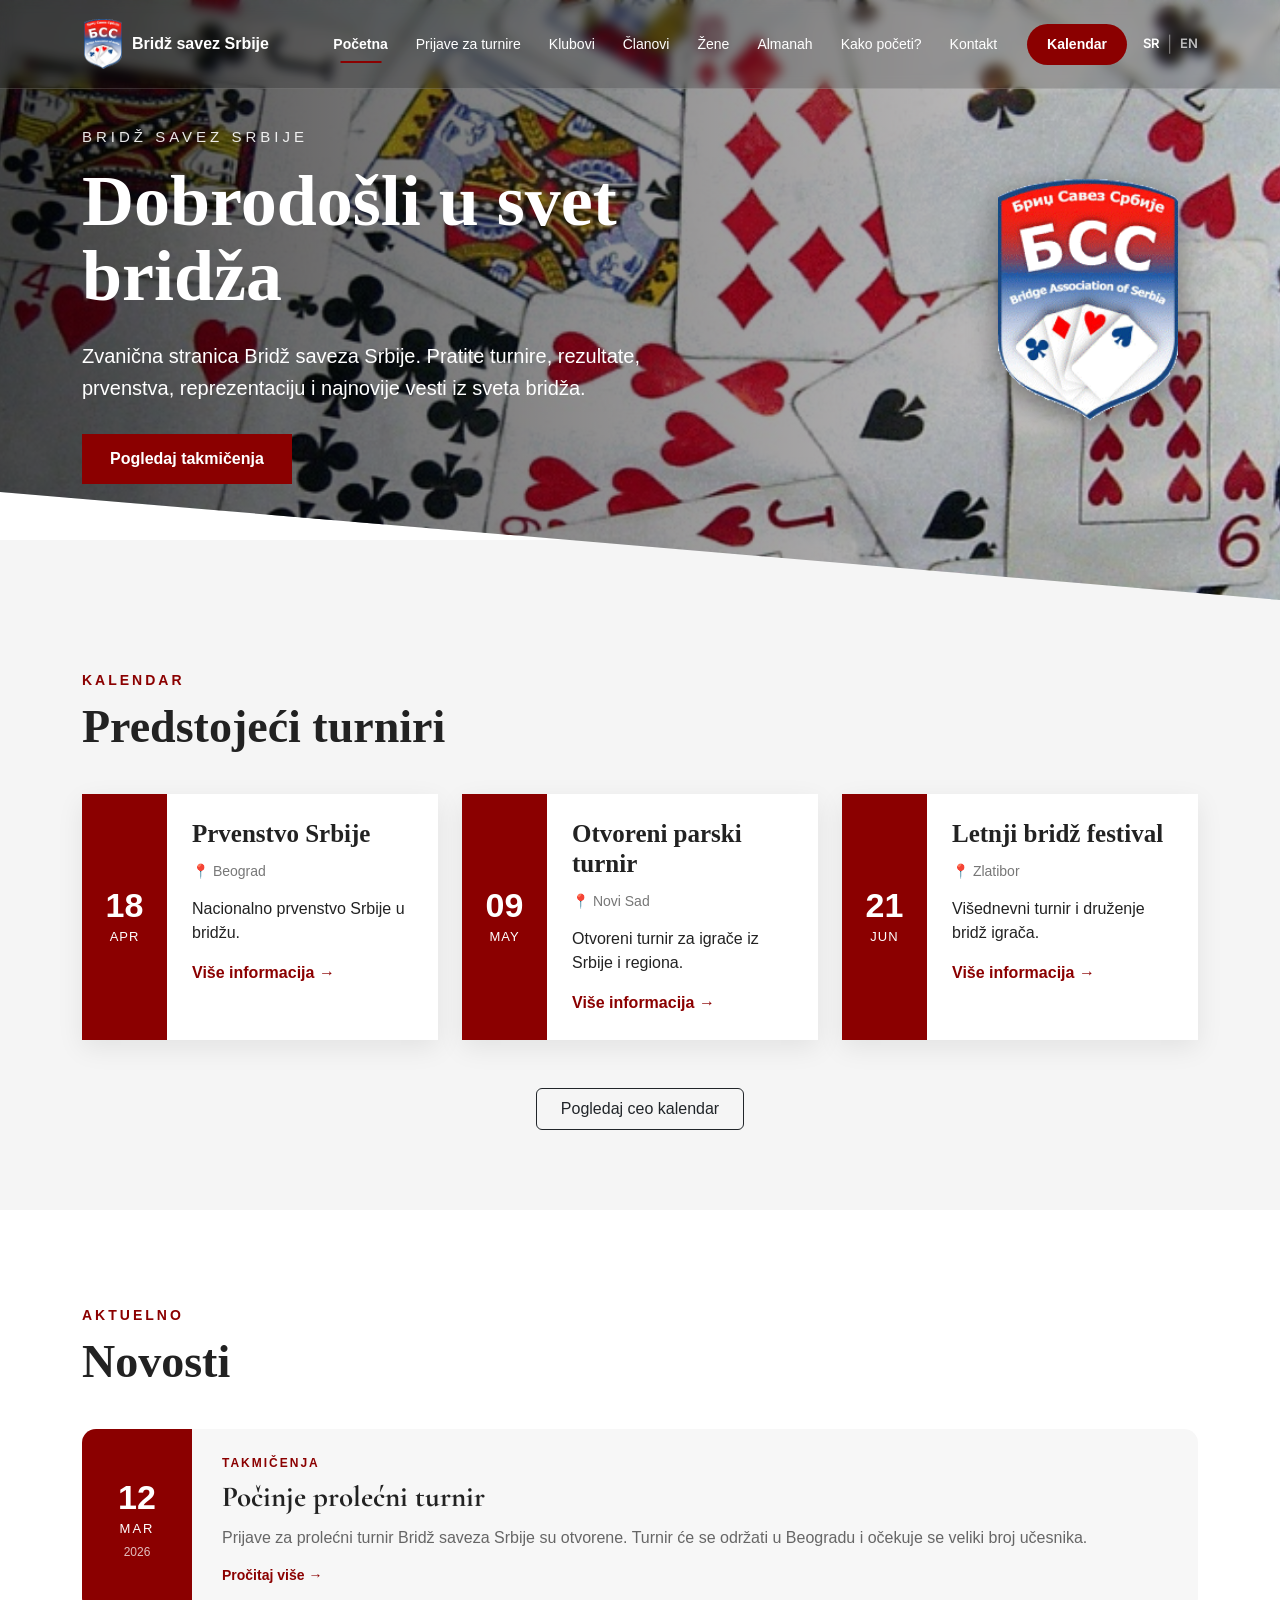
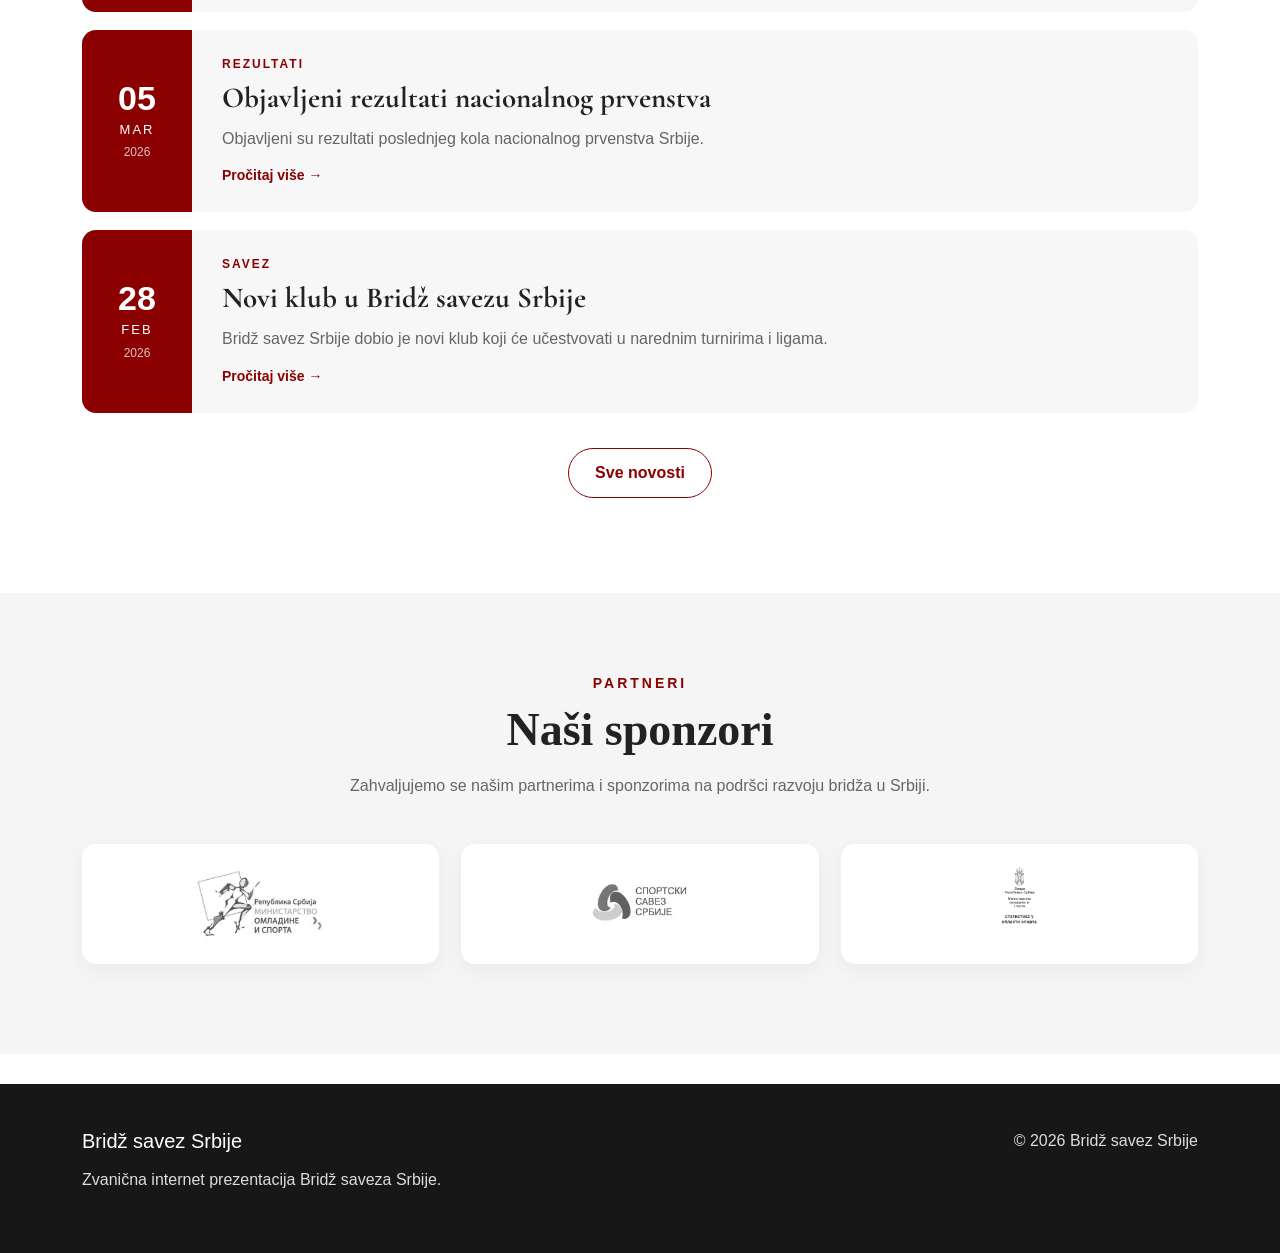
<file: index.html>
<!DOCTYPE html>
<html lang="sr">
<head>
  <meta charset="UTF-8">
  <meta name="viewport" content="width=device-width, initial-scale=1.0">

  <title>Bridž savez Srbije</title>

  <link rel="preconnect" href="https://fonts.googleapis.com">
<link rel="preconnect" href="https://fonts.gstatic.com" crossorigin>

<link href="https://fonts.googleapis.com/css2?family=Cormorant+Garamond:wght@500;600;700&family=Inter:wght@400;500;600;700&display=swap" rel="stylesheet">
  <link
    href="https://cdn.jsdelivr.net/npm/bootstrap@5.3.3/dist/css/bootstrap.min.css"
    rel="stylesheet"
  >

  <link href="style.css" rel="stylesheet">
</head>


<body>

<nav class="navbar navbar-expand-lg modern-navbar">
      <div class="container">

    <a class="navbar-brand d-flex align-items-center gap-2" href="#">
      <img src="slike/bssbig.gif" alt="Bridž savez Srbije">
      <span>Bridž savez Srbije</span>
    </a>

    <button
      class="navbar-toggler border-0"
      type="button"
      data-bs-toggle="collapse"
      data-bs-target="#navbarNav"
      aria-controls="navbarNav"
      aria-expanded="false"
      aria-label="Toggle navigation"
    >
      <span class="navbar-toggler-icon"></span>
    </button>

    <div class="collapse navbar-collapse justify-content-end" id="navbarNav">
      <ul class="navbar-nav align-items-lg-center">

        <li class="nav-item">
          <a class="nav-link active" href="#">Početna</a>
        </li>

        <li class="nav-item">
          <a class="nav-link" href="#">Prijave za turnire</a>
        </li>

             <li class="nav-item">
          <a class="nav-link" href="#">Klubovi</a>
        </li>

        <li class="nav-item">
          <a class="nav-link" href="#">Članovi</a>
        </li>

        <li class="nav-item">
          <a class="nav-link" href="https://women.bridgeserbia.org/">Žene</a>
        </li>

        <li class="nav-item">
          <a class="nav-link" href="https://bridzalmanah.rs/">Almanah</a>
        </li>

        <li class="nav-item">
          <a class="nav-link" href="https://bridzalmanah.rs/"> Kako početi?
          </a>
        </li>

        <li class="nav-item">
          <a class="nav-link" href="#">Kontakt</a>
        </li>

        <li class="nav-item ms-lg-3 mt-3 mt-lg-0">
          <a class="nav-calendar-btn" href="#events">
            Kalendar
          </a>
        </li>

        <!-- IZBOR JEZIKA -->
<li class="nav-item ms-lg-3 mt-3 mt-lg-0">
  <div class="language-switch">
    <a href="index.html" class="lang-link active" lang="sr">SR</a>
    <span class="lang-divider">|</span>
    <a href="index-en.html" class="lang-link" lang="en">EN</a>
  </div>
</li>

      </ul>
    </div>

  </div>
</nav>

<!-- =====================================
     HERO
===================================== -->

<section class="hero">

  <div class="container hero-content">

    <div class="row">

      <div class="col-lg-7">

        <div class="hero-small-title">
          Bridž savez Srbije
        </div>

        <h1>
          Dobrodošli u svet bridža
        </h1>

        <p>
          Zvanična stranica Bridž saveza Srbije.
          Pratite turnire, rezultate, prvenstva,
          reprezentaciju i najnovije vesti iz sveta bridža.
        </p>

        <a href="#events" class="hero-button">
          Pogledaj takmičenja
        </a>

      </div>

    </div>

  </div>


  <div class="hero-logo">

    <img
      src="slike/bssbig.gif"
      alt="BSS logo"
    >

  </div>

</section>



<!-- =====================================
     UPCOMING EVENTS
===================================== -->

<section
  class="events-section"
  id="events"
>

  <div class="container">

    <div class="section-small-title">
      Kalendar
    </div>

    <h2 class="section-title">
      Predstojeći turniri
    </h2>


    <div class="row g-4">


      <!-- EVENT 1 -->

      <div class="col-lg-4 col-md-6">

        <div class="event-card d-flex">

          <div class="event-date">

            <div class="day">
              18
            </div>

            <div class="month">
              APR
            </div>

          </div>


          <div class="event-content">

            <h4>
              Prvenstvo Srbije
            </h4>

            <div class="event-location">
              📍 Beograd
            </div>

            <p>
              Nacionalno prvenstvo Srbije u bridžu.
            </p>

            <a href="#" class="event-link">
              Više informacija →
            </a>

          </div>

        </div>

      </div>



      <!-- EVENT 2 -->

      <div class="col-lg-4 col-md-6">

        <div class="event-card d-flex">

          <div class="event-date">

            <div class="day">
              09
            </div>

            <div class="month">
              MAY
            </div>

          </div>


          <div class="event-content">

            <h4>
              Otvoreni parski turnir
            </h4>

            <div class="event-location">
              📍 Novi Sad
            </div>

            <p>
              Otvoreni turnir za igrače iz Srbije i regiona.
            </p>

            <a href="#" class="event-link">
              Više informacija →
            </a>

          </div>

        </div>

      </div>



      <!-- EVENT 3 -->

      <div class="col-lg-4 col-md-6">

        <div class="event-card d-flex">

          <div class="event-date">

            <div class="day">
              21
            </div>

            <div class="month">
              JUN
            </div>

          </div>


          <div class="event-content">

            <h4>
              Letnji bridž festival
            </h4>

            <div class="event-location">
              📍 Zlatibor
            </div>

            <p>
              Višednevni turnir i druženje bridž igrača.
            </p>

            <a href="#" class="event-link">
              Više informacija →
            </a>

          </div>

        </div>

      </div>

    </div>


    <div class="text-center mt-5">

      <a href="#" class="btn btn-outline-dark px-4 py-2">
        Pogledaj ceo kalendar
      </a>

    </div>

  </div>

</section>



<!-- =====================================
     NEWS
===================================== -->

<section class="news-section">

    <div class="container">

        <div class="section-small-title">
            Aktuelno
        </div>

        <h2 class="section-title">
            Novosti
        </h2>


        <div class="news-list">


            <!-- NEWS 1 -->

            <article class="news-card">

                <div class="news-date-box">

                    <div class="news-day">
                        12
                    </div>

                    <div class="news-month">
                        MAR
                    </div>

                    <div class="news-year">
                        2026
                    </div>

                </div>


                <div class="news-content">

                    <div class="news-category">
                        Takmičenja
                    </div>

                    <h4>
                        Počinje prolećni turnir
                    </h4>

                    <p>
                        Prijave za prolećni turnir Bridž saveza Srbije
                        su otvorene. Turnir će se održati u Beogradu
                        i očekuje se veliki broj učesnika.
                    </p>

                    <a href="#" class="news-link">
                        Pročitaj više →
                    </a>

                </div>

            </article>


            <!-- NEWS 2 -->

            <article class="news-card">

                <div class="news-date-box">

                    <div class="news-day">
                        05
                    </div>

                    <div class="news-month">
                        MAR
                    </div>

                    <div class="news-year">
                        2026
                    </div>

                </div>


                <div class="news-content">

                    <div class="news-category">
                        Rezultati
                    </div>

                    <h4>
                        Objavljeni rezultati nacionalnog prvenstva
                    </h4>

                    <p>
                        Objavljeni su rezultati poslednjeg kola
                        nacionalnog prvenstva Srbije.
                    </p>

                    <a href="#" class="news-link">
                        Pročitaj više →
                    </a>

                </div>

            </article>


            <!-- NEWS 3 -->

            <article class="news-card">

                <div class="news-date-box">

                    <div class="news-day">
                        28
                    </div>

                    <div class="news-month">
                        FEB
                    </div>

                    <div class="news-year">
                        2026
                    </div>

                </div>


                <div class="news-content">

                    <div class="news-category">
                        Savez
                    </div>

                    <h4>
                        Novi klub u Bridž savezu Srbije
                    </h4>

                    <p>
                        Bridž savez Srbije dobio je novi klub
                        koji će učestvovati u narednim turnirima
                        i ligama.
                    </p>

                    <a href="#" class="news-link">
                        Pročitaj više →
                    </a>

                </div>

            </article>


        </div>


        <div class="all-news-wrapper">

            <a href="#" class="all-news-btn">
                Sve novosti
            </a>

        </div>

    </div>

</section>

<!-- =====================================
     SPONSORS
===================================== -->
<section class="sponsors-section">

    <div class="container">

        <div class="section-small-title text-center">
            Partneri
        </div>

        <h2 class="section-title text-center sponsors-title">
            Naši sponzori
        </h2>

        <p class="sponsors-text">
            Zahvaljujemo se našim partnerima i sponzorima
            na podršci razvoju bridža u Srbiji.
        </p>


        <div class="sponsors-grid">

            <a href="#" class="sponsor-card">
                <img src="slike/sponzorstva/ministarstvoomladineisporta.gif" alt="Sponzor 1">
            </a>

            <a href="#" class="sponsor-card">
                <img src="slike/sponzorstva/sportskisavezsrbije.gif" alt="Sponzor 2">
            </a>

            <a href="#" class="sponsor-card">
                <img src="slike/sponzorstva/statistikauoblastisporta.jpg" alt="Sponzor 3">
            </a>

        </div>

    </div>

</section>
<!-- =====================================
     FOOTER
===================================== -->

<footer>

  <div class="container">

    <div class="row">

      <div class="col-md-6">

        <h5>
          Bridž savez Srbije
        </h5>

        <p>
          Zvanična internet prezentacija Bridž saveza Srbije.
        </p>

      </div>


      <div class="col-md-6 text-md-end">

        <p>
          © 2026 Bridž savez Srbije
        </p>

      </div>

    </div>

  </div>

</footer>



<script
  src="https://cdn.jsdelivr.net/npm/bootstrap@5.3.3/dist/js/bootstrap.bundle.min.js">
</script>

</body>
</html>
</file>
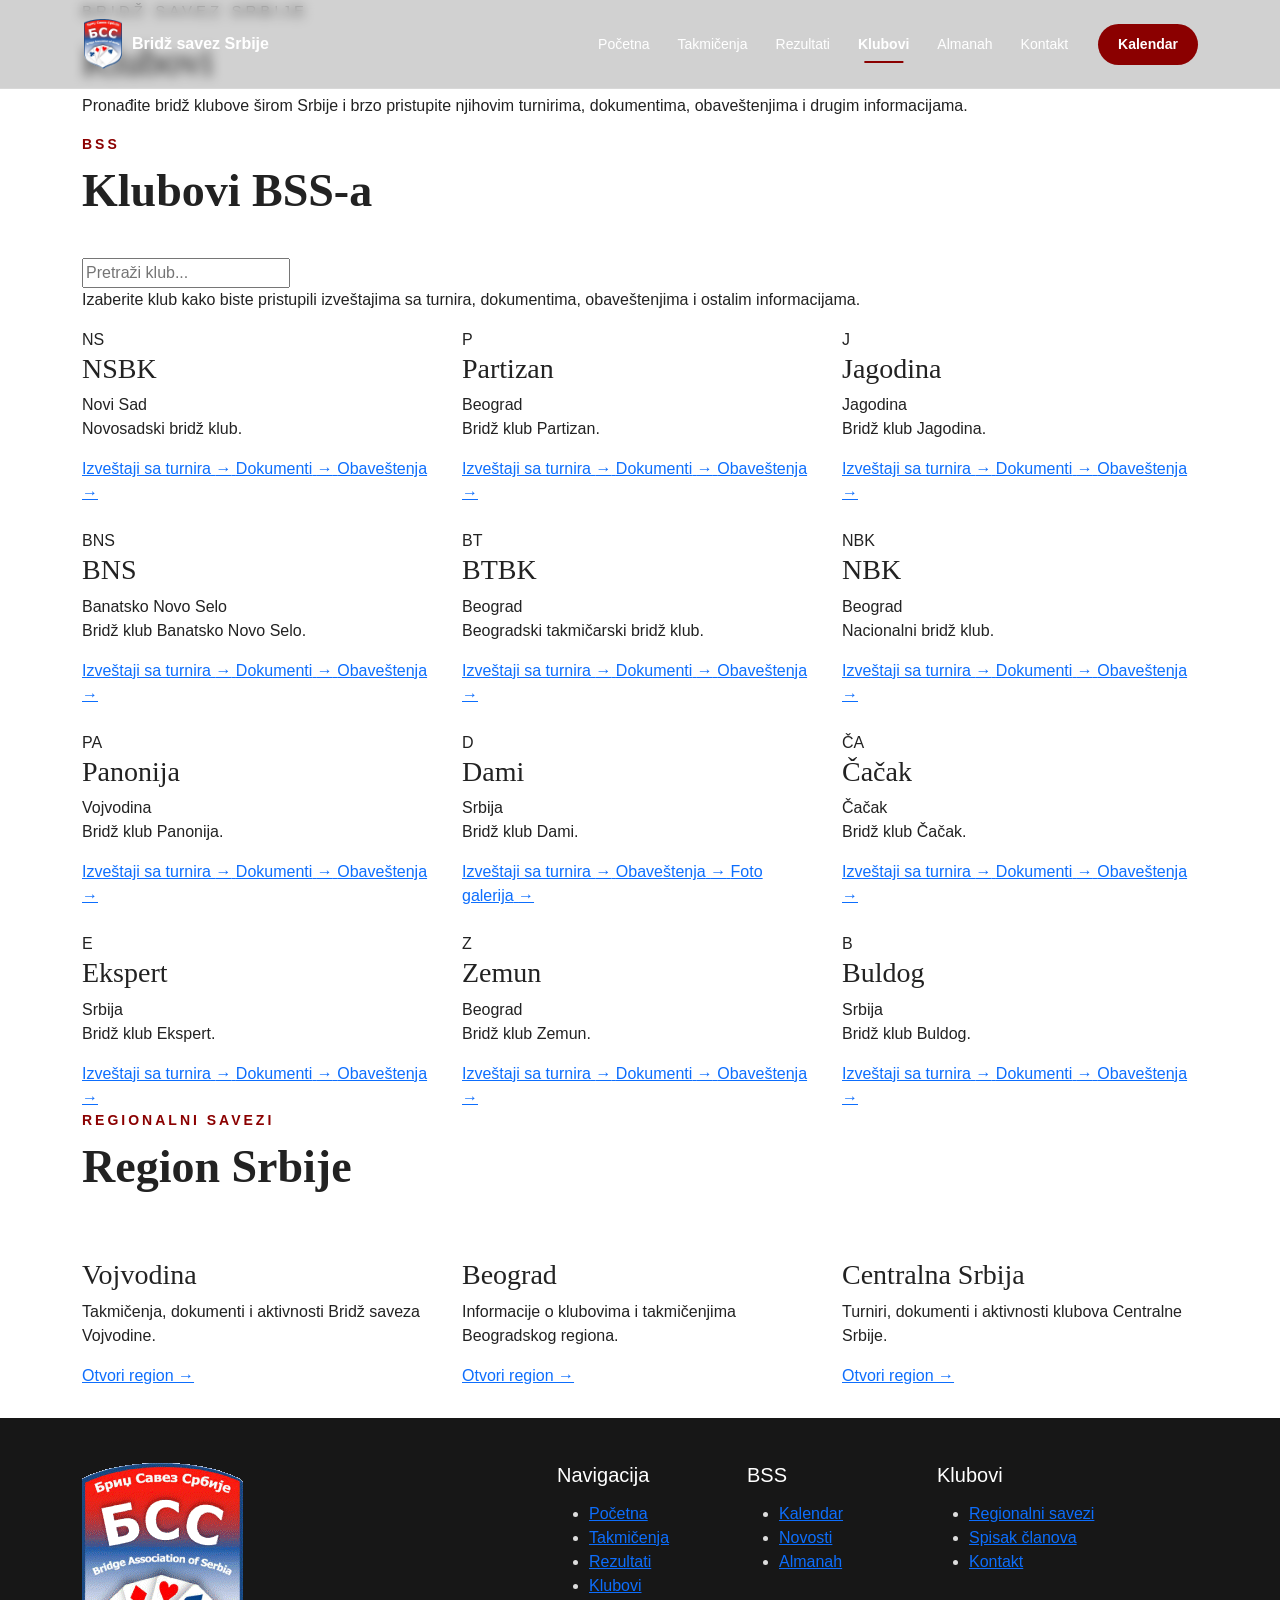
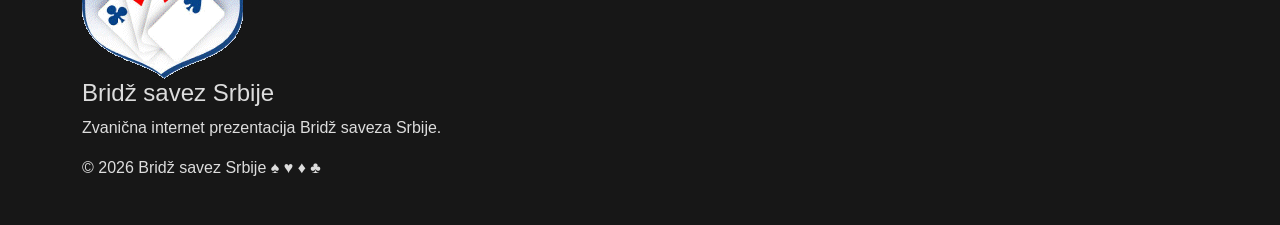
<file: klubovi.html>
<!DOCTYPE html>
<html lang="sr">

<head>

    <meta charset="UTF-8">
    <meta name="viewport" content="width=device-width, initial-scale=1.0">

    <title>Klubovi | Bridž savez Srbije</title>

    <link rel="preconnect" href="https://fonts.googleapis.com">

    <link
        href="https://fonts.googleapis.com/css2?family=Cormorant+Garamond:wght@500;600;700&family=Inter:wght@400;500;600;700&display=swap"
        rel="stylesheet"
    >

    <link
        href="https://cdn.jsdelivr.net/npm/bootstrap@5.3.3/dist/css/bootstrap.min.css"
        rel="stylesheet"
    >

      <link href="style.css" rel="stylesheet">
    
</head>



<body>



<!-- =================================
     NAVBAR
================================= -->

<nav class="navbar navbar-expand-lg modern-navbar">

    <div class="container">

        <a
            class="navbar-brand d-flex align-items-center gap-2"
            href="index.html"
        >

            <img
                src="slike/bssbig.gif"
                alt="Bridž savez Srbije"
            >

            Bridž savez Srbije

        </a>


        <button
            class="navbar-toggler navbar-dark"
            type="button"
            data-bs-toggle="collapse"
            data-bs-target="#navbarNav"
        >

            <span class="navbar-toggler-icon"></span>

        </button>


        <div
            class="collapse navbar-collapse justify-content-end"
            id="navbarNav"
        >

            <ul class="navbar-nav align-items-lg-center">

                <li class="nav-item">
                    <a class="nav-link" href="index.html">
                        Početna
                    </a>
                </li>

                <li class="nav-item">
                    <a class="nav-link" href="#">
                        Takmičenja
                    </a>
                </li>

                <li class="nav-item">
                    <a class="nav-link" href="#">
                        Rezultati
                    </a>
                </li>

                <li class="nav-item">
                    <a class="nav-link active" href="klubovi.html">
                        Klubovi
                    </a>
                </li>

                <li class="nav-item">
                    <a class="nav-link" href="#">
                        Almanah
                    </a>
                </li>

                <li class="nav-item">
                    <a class="nav-link" href="#">
                        Kontakt
                    </a>
                </li>

                <li class="nav-item ms-lg-3 mt-3 mt-lg-0">

                    <a
                        class="nav-calendar-btn"
                        href="#"
                    >
                        Kalendar
                    </a>

                </li>

            </ul>

        </div>

    </div>

</nav>



<!-- =================================
     HERO
================================= -->

<section class="clubs-hero">

    <div class="container">

        <div class="hero-small-title">
            Bridž savez Srbije
        </div>

        <h1>
            Klubovi
        </h1>

        <p>
            Pronađite bridž klubove širom Srbije
            i brzo pristupite njihovim turnirima,
            dokumentima, obaveštenjima i drugim
            informacijama.
        </p>

    </div>

</section>



<!-- =================================
     CLUBS
================================= -->

<section class="clubs-section">

    <div class="container">


        <div class="clubs-toolbar">

            <div>

                <div class="section-small-title">
                    BSS
                </div>

                <h2 class="section-title">
                    Klubovi BSS-a
                </h2>

            </div>


            <input
                type="text"
                id="clubSearch"
                class="club-search"
                placeholder="Pretraži klub..."
            >

        </div>


        <p class="clubs-description">

            Izaberite klub kako biste pristupili
            izveštajima sa turnira, dokumentima,
            obaveštenjima i ostalim informacijama.

        </p>



        <div
            class="row g-4"
            id="clubsContainer"
        >


            <!-- NSBK -->

            <div class="col-lg-4 col-md-6 club-item">

                <article class="club-card">

                    <div class="club-card-header">

                        <div class="club-logo">
                            NS
                        </div>

                        <div>

                            <h3>
                                NSBK
                            </h3>

                            <div class="club-region">
                                Novi Sad
                            </div>

                        </div>

                    </div>


                    <div class="club-card-body">

                        <p>
                            Novosadski bridž klub.
                        </p>

                        <div class="club-links">

                            <a href="#" class="club-link">
                                <span>Izveštaji sa turnira</span>
                                <span>→</span>
                            </a>

                            <a href="#" class="club-link">
                                <span>Dokumenti</span>
                                <span>→</span>
                            </a>

                            <a href="#" class="club-link">
                                <span>Obaveštenja</span>
                                <span>→</span>
                            </a>

                        </div>

                    </div>

                </article>

            </div>



            <!-- PARTIZAN -->

            <div class="col-lg-4 col-md-6 club-item">

                <article class="club-card">

                    <div class="club-card-header">

                        <div class="club-logo">
                            P
                        </div>

                        <div>

                            <h3>
                                Partizan
                            </h3>

                            <div class="club-region">
                                Beograd
                            </div>

                        </div>

                    </div>


                    <div class="club-card-body">

                        <p>
                            Bridž klub Partizan.
                        </p>

                        <div class="club-links">

                            <a href="#" class="club-link">
                                <span>Izveštaji sa turnira</span>
                                <span>→</span>
                            </a>

                            <a href="#" class="club-link">
                                <span>Dokumenti</span>
                                <span>→</span>
                            </a>

                            <a href="#" class="club-link">
                                <span>Obaveštenja</span>
                                <span>→</span>
                            </a>

                        </div>

                    </div>

                </article>

            </div>



            <!-- JAGODINA -->

            <div class="col-lg-4 col-md-6 club-item">

                <article class="club-card">

                    <div class="club-card-header">

                        <div class="club-logo">
                            J
                        </div>

                        <div>

                            <h3>
                                Jagodina
                            </h3>

                            <div class="club-region">
                                Jagodina
                            </div>

                        </div>

                    </div>


                    <div class="club-card-body">

                        <p>
                            Bridž klub Jagodina.
                        </p>

                        <div class="club-links">

                            <a href="#" class="club-link">
                                <span>Izveštaji sa turnira</span>
                                <span>→</span>
                            </a>

                            <a href="#" class="club-link">
                                <span>Dokumenti</span>
                                <span>→</span>
                            </a>

                            <a href="#" class="club-link">
                                <span>Obaveštenja</span>
                                <span>→</span>
                            </a>

                        </div>

                    </div>

                </article>

            </div>



            <!-- BNS -->

            <div class="col-lg-4 col-md-6 club-item">

                <article class="club-card">

                    <div class="club-card-header">

                        <div class="club-logo">
                            BNS
                        </div>

                        <div>

                            <h3>
                                BNS
                            </h3>

                            <div class="club-region">
                                Banatsko Novo Selo
                            </div>

                        </div>

                    </div>


                    <div class="club-card-body">

                        <p>
                            Bridž klub Banatsko Novo Selo.
                        </p>

                        <div class="club-links">

                            <a href="#" class="club-link">
                                <span>Izveštaji sa turnira</span>
                                <span>→</span>
                            </a>

                            <a href="#" class="club-link">
                                <span>Dokumenti</span>
                                <span>→</span>
                            </a>

                            <a href="#" class="club-link">
                                <span>Obaveštenja</span>
                                <span>→</span>
                            </a>

                        </div>

                    </div>

                </article>

            </div>



            <!-- BTBK -->

            <div class="col-lg-4 col-md-6 club-item">

                <article class="club-card">

                    <div class="club-card-header">

                        <div class="club-logo">
                            BT
                        </div>

                        <div>

                            <h3>
                                BTBK
                            </h3>

                            <div class="club-region">
                                Beograd
                            </div>

                        </div>

                    </div>


                    <div class="club-card-body">

                        <p>
                            Beogradski takmičarski bridž klub.
                        </p>

                        <div class="club-links">

                            <a href="#" class="club-link">
                                <span>Izveštaji sa turnira</span>
                                <span>→</span>
                            </a>

                            <a href="#" class="club-link">
                                <span>Dokumenti</span>
                                <span>→</span>
                            </a>

                            <a href="#" class="club-link">
                                <span>Obaveštenja</span>
                                <span>→</span>
                            </a>

                        </div>

                    </div>

                </article>

            </div>



            <!-- NBK -->

            <div class="col-lg-4 col-md-6 club-item">

                <article class="club-card">

                    <div class="club-card-header">

                        <div class="club-logo">
                            NBK
                        </div>

                        <div>

                            <h3>
                                NBK
                            </h3>

                            <div class="club-region">
                                Beograd
                            </div>

                        </div>

                    </div>


                    <div class="club-card-body">

                        <p>
                            Nacionalni bridž klub.
                        </p>

                        <div class="club-links">

                            <a href="#" class="club-link">
                                <span>Izveštaji sa turnira</span>
                                <span>→</span>
                            </a>

                            <a href="#" class="club-link">
                                <span>Dokumenti</span>
                                <span>→</span>
                            </a>

                            <a href="#" class="club-link">
                                <span>Obaveštenja</span>
                                <span>→</span>
                            </a>

                        </div>

                    </div>

                </article>

            </div>



            <!-- PANONIJA -->

            <div class="col-lg-4 col-md-6 club-item">

                <article class="club-card">

                    <div class="club-card-header">

                        <div class="club-logo">
                            PA
                        </div>

                        <div>

                            <h3>
                                Panonija
                            </h3>

                            <div class="club-region">
                                Vojvodina
                            </div>

                        </div>

                    </div>


                    <div class="club-card-body">

                        <p>
                            Bridž klub Panonija.
                        </p>

                        <div class="club-links">

                            <a href="#" class="club-link">
                                <span>Izveštaji sa turnira</span>
                                <span>→</span>
                            </a>

                            <a href="#" class="club-link">
                                <span>Dokumenti</span>
                                <span>→</span>
                            </a>

                            <a href="#" class="club-link">
                                <span>Obaveštenja</span>
                                <span>→</span>
                            </a>

                        </div>

                    </div>

                </article>

            </div>



            <!-- DAMI -->

            <div class="col-lg-4 col-md-6 club-item">

                <article class="club-card">

                    <div class="club-card-header">

                        <div class="club-logo">
                            D
                        </div>

                        <div>

                            <h3>
                                Dami
                            </h3>

                            <div class="club-region">
                                Srbija
                            </div>

                        </div>

                    </div>


                    <div class="club-card-body">

                        <p>
                            Bridž klub Dami.
                        </p>

                        <div class="club-links">

                            <a href="#" class="club-link">
                                <span>Izveštaji sa turnira</span>
                                <span>→</span>
                            </a>

                            <a href="#" class="club-link">
                                <span>Obaveštenja</span>
                                <span>→</span>
                            </a>

                            <a href="#" class="club-link">
                                <span>Foto galerija</span>
                                <span>→</span>
                            </a>

                        </div>

                    </div>

                </article>

            </div>



            <!-- CACAK -->

            <div class="col-lg-4 col-md-6 club-item">

                <article class="club-card">

                    <div class="club-card-header">

                        <div class="club-logo">
                            ČA
                        </div>

                        <div>

                            <h3>
                                Čačak
                            </h3>

                            <div class="club-region">
                                Čačak
                            </div>

                        </div>

                    </div>


                    <div class="club-card-body">

                        <p>
                            Bridž klub Čačak.
                        </p>

                        <div class="club-links">

                            <a href="#" class="club-link">
                                <span>Izveštaji sa turnira</span>
                                <span>→</span>
                            </a>

                            <a href="#" class="club-link">
                                <span>Dokumenti</span>
                                <span>→</span>
                            </a>

                            <a href="#" class="club-link">
                                <span>Obaveštenja</span>
                                <span>→</span>
                            </a>

                        </div>

                    </div>

                </article>

            </div>



            <!-- EKSPERT -->

            <div class="col-lg-4 col-md-6 club-item">

                <article class="club-card">

                    <div class="club-card-header">

                        <div class="club-logo">
                            E
                        </div>

                        <div>

                            <h3>
                                Ekspert
                            </h3>

                            <div class="club-region">
                                Srbija
                            </div>

                        </div>

                    </div>


                    <div class="club-card-body">

                        <p>
                            Bridž klub Ekspert.
                        </p>

                        <div class="club-links">

                            <a href="#" class="club-link">
                                <span>Izveštaji sa turnira</span>
                                <span>→</span>
                            </a>

                            <a href="#" class="club-link">
                                <span>Dokumenti</span>
                                <span>→</span>
                            </a>

                            <a href="#" class="club-link">
                                <span>Obaveštenja</span>
                                <span>→</span>
                            </a>

                        </div>

                    </div>

                </article>

            </div>



            <!-- ZEMUN -->

            <div class="col-lg-4 col-md-6 club-item">

                <article class="club-card">

                    <div class="club-card-header">

                        <div class="club-logo">
                            Z
                        </div>

                        <div>

                            <h3>
                                Zemun
                            </h3>

                            <div class="club-region">
                                Beograd
                            </div>

                        </div>

                    </div>


                    <div class="club-card-body">

                        <p>
                            Bridž klub Zemun.
                        </p>

                        <div class="club-links">

                            <a href="#" class="club-link">
                                <span>Izveštaji sa turnira</span>
                                <span>→</span>
                            </a>

                            <a href="#" class="club-link">
                                <span>Dokumenti</span>
                                <span>→</span>
                            </a>

                            <a href="#" class="club-link">
                                <span>Obaveštenja</span>
                                <span>→</span>
                            </a>

                        </div>

                    </div>

                </article>

            </div>



            <!-- BULDOG -->

            <div class="col-lg-4 col-md-6 club-item">

                <article class="club-card">

                    <div class="club-card-header">

                        <div class="club-logo">
                            B
                        </div>

                        <div>

                            <h3>
                                Buldog
                            </h3>

                            <div class="club-region">
                                Srbija
                            </div>

                        </div>

                    </div>


                    <div class="club-card-body">

                        <p>
                            Bridž klub Buldog.
                        </p>

                        <div class="club-links">

                            <a href="#" class="club-link">
                                <span>Izveštaji sa turnira</span>
                                <span>→</span>
                            </a>

                            <a href="#" class="club-link">
                                <span>Dokumenti</span>
                                <span>→</span>
                            </a>

                            <a href="#" class="club-link">
                                <span>Obaveštenja</span>
                                <span>→</span>
                            </a>

                        </div>

                    </div>

                </article>

            </div>


        </div>

    </div>

</section>



<!-- =================================
     REGIONS
================================= -->

<section class="regions-section">

    <div class="container">

        <div class="section-small-title">
            Regionalni savezi
        </div>

        <h2 class="section-title">
            Region Srbije
        </h2>


        <div class="row g-4 mt-2">


            <div class="col-lg-4">

                <div class="region-card">

                    <h3>
                        Vojvodina
                    </h3>

                    <p>
                        Takmičenja, dokumenti i aktivnosti
                        Bridž saveza Vojvodine.
                    </p>

                    <a href="#" class="region-link">
                        Otvori region →
                    </a>

                </div>

            </div>


            <div class="col-lg-4">

                <div class="region-card">

                    <h3>
                        Beograd
                    </h3>

                    <p>
                        Informacije o klubovima i
                        takmičenjima Beogradskog regiona.
                    </p>

                    <a href="#" class="region-link">
                        Otvori region →
                    </a>

                </div>

            </div>


            <div class="col-lg-4">

                <div class="region-card">

                    <h3>
                        Centralna Srbija
                    </h3>

                    <p>
                        Turniri, dokumenti i aktivnosti
                        klubova Centralne Srbije.
                    </p>

                    <a href="#" class="region-link">
                        Otvori region →
                    </a>

                </div>

            </div>


        </div>

    </div>

</section>



<!-- =================================
     FOOTER
================================= -->

<footer class="site-footer">

    <div class="container">

        <div class="row g-4">


            <div class="col-lg-5 col-md-6">

                <div class="footer-brand">

                    <img
                        src="slike/bssbig.gif"
                        alt="BSS"
                    >

                    <div>

                        <h4>
                            Bridž savez Srbije
                        </h4>

                        <p>
                            Zvanična internet prezentacija
                            Bridž saveza Srbije.
                        </p>

                    </div>

                </div>

            </div>


            <div class="col-lg-2 col-md-6">

                <h5>
                    Navigacija
                </h5>

                <ul class="footer-links">

                    <li>
                        <a href="index.html">
                            Početna
                        </a>
                    </li>

                    <li>
                        <a href="#">
                            Takmičenja
                        </a>
                    </li>

                    <li>
                        <a href="#">
                            Rezultati
                        </a>
                    </li>

                    <li>
                        <a href="klubovi.html">
                            Klubovi
                        </a>
                    </li>

                </ul>

            </div>


            <div class="col-lg-2 col-md-6">

                <h5>
                    BSS
                </h5>

                <ul class="footer-links">

                    <li>
                        <a href="#">
                            Kalendar
                        </a>
                    </li>

                    <li>
                        <a href="#">
                            Novosti
                        </a>
                    </li>

                    <li>
                        <a href="#">
                            Almanah
                        </a>
                    </li>

                </ul>

            </div>


            <div class="col-lg-3 col-md-6">

                <h5>
                    Klubovi
                </h5>

                <ul class="footer-links">

                    <li>
                        <a href="#">
                            Regionalni savezi
                        </a>
                    </li>

                    <li>
                        <a href="#">
                            Spisak članova
                        </a>
                    </li>

                    <li>
                        <a href="#">
                            Kontakt
                        </a>
                    </li>

                </ul>

            </div>


        </div>


        <div class="footer-bottom">

            <span>
                © 2026 Bridž savez Srbije
            </span>

            <span>
                ♠ ♥ ♦ ♣
            </span>

        </div>

    </div>

</footer>



<script
    src="https://cdn.jsdelivr.net/npm/bootstrap@5.3.3/dist/js/bootstrap.bundle.min.js">
</script>



<!-- =================================
     SEARCH
================================= -->

<script>

    const search =
        document.getElementById("clubSearch");

    const clubs =
        document.querySelectorAll(".club-item");


    search.addEventListener(
        "input",
        function(){

            const value =
                this.value
                    .toLowerCase()
                    .trim();


            clubs.forEach(
                function(club){

                    const clubText =
                        club.innerText
                            .toLowerCase();


                    if(
                        clubText.includes(value)
                    ){

                        club.style.display = "";

                    }else{

                        club.style.display = "none";

                    }

                }
            );

        }
    );

</script>


</body>
</html>
</file>
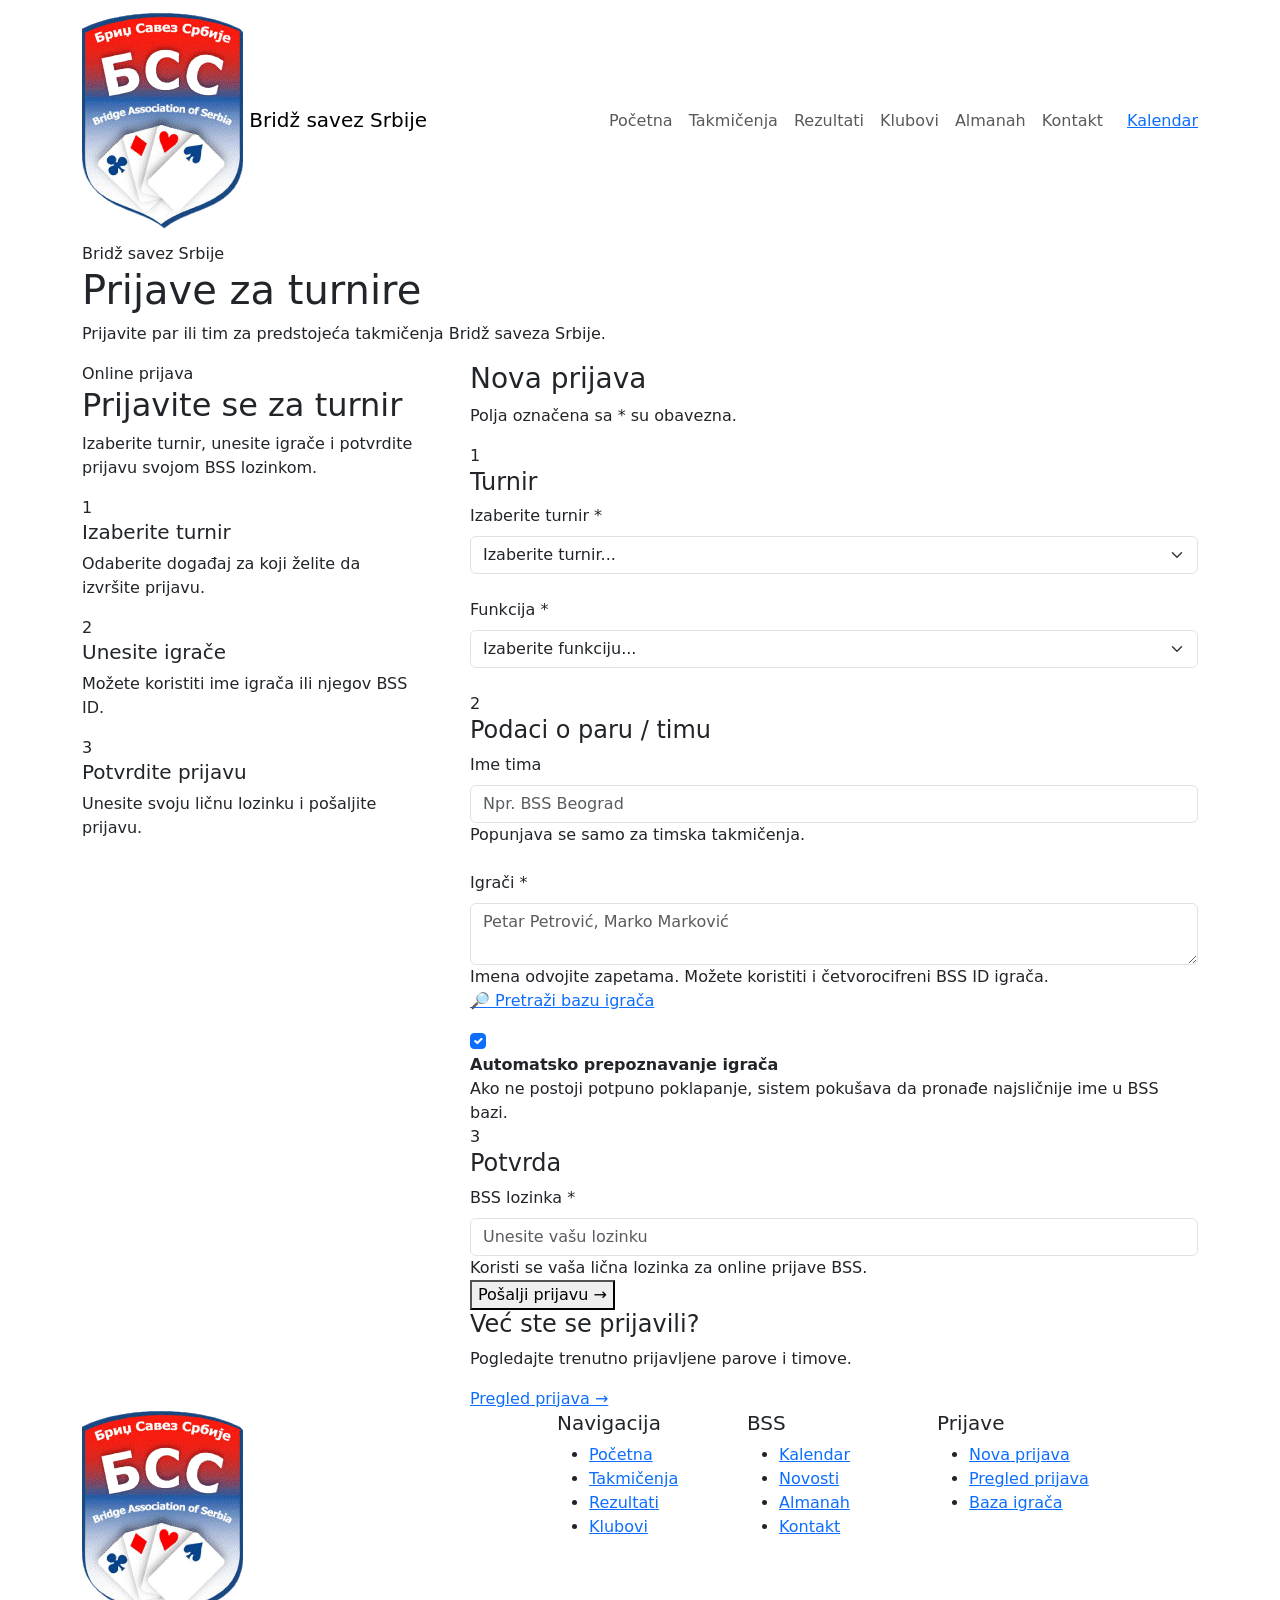
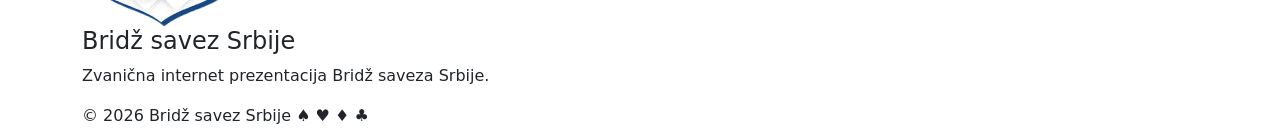
<file: prijave.html>
<!DOCTYPE html>
<html lang="sr">

<head>

    <meta charset="UTF-8">
    <meta name="viewport" content="width=device-width, initial-scale=1.0">

    <title>Prijave za turnire | Bridž savez Srbije</title>


    <!-- FONTS -->

    <link rel="preconnect" href="https://fonts.googleapis.com">

    <link
        href="https://fonts.googleapis.com/css2?family=Cormorant+Garamond:wght@500;600;700&family=Inter:wght@400;500;600;700&display=swap"
        rel="stylesheet"
    >


    <!-- BOOTSTRAP -->

    <link    href="https://cdn.jsdelivr.net/npm/bootstrap@5.3.3/dist/css/bootstrap.min.css"  rel="stylesheet">


</head>



<body>



<!-- ====================================
     NAVBAR
==================================== -->

<nav class="navbar navbar-expand-lg modern-navbar">

    <div class="container">


        <a class="navbar-brand" href="index.html">

            <img
                src="slike/bssbig.gif"
                alt="Bridž savez Srbije"
            >

            Bridž savez Srbije

        </a>


        <button
            class="navbar-toggler navbar-dark"
            type="button"
            data-bs-toggle="collapse"
            data-bs-target="#navbarNav"
        >

            <span class="navbar-toggler-icon"></span>

        </button>


        <div
            class="collapse navbar-collapse justify-content-end"
            id="navbarNav"
        >

            <ul class="navbar-nav align-items-lg-center">


                <li class="nav-item">

                    <a
                        class="nav-link"
                        href="index.html"
                    >
                        Početna
                    </a>

                </li>


                <li class="nav-item">

                    <a
                        class="nav-link"
                        href="#"
                    >
                        Takmičenja
                    </a>

                </li>


                <li class="nav-item">

                    <a
                        class="nav-link"
                        href="#"
                    >
                        Rezultati
                    </a>

                </li>


                <li class="nav-item">

                    <a
                        class="nav-link"
                        href="klubovi.html"
                    >
                        Klubovi
                    </a>

                </li>


                <li class="nav-item">

                    <a
                        class="nav-link"
                        href="#"
                    >
                        Almanah
                    </a>

                </li>


                <li class="nav-item">

                    <a
                        class="nav-link"
                        href="#"
                    >
                        Kontakt
                    </a>

                </li>


                <li class="nav-item ms-lg-3 mt-3 mt-lg-0">

                    <a
                        class="nav-calendar-btn"
                        href="#"
                    >
                        Kalendar
                    </a>

                </li>


            </ul>

        </div>

    </div>

</nav>



<!-- ====================================
     HERO
==================================== -->

<section class="registration-hero">

    <div class="container">

        <div class="hero-small-title">

            Bridž savez Srbije

        </div>


        <h1>

            Prijave za turnire

        </h1>


        <p>

            Prijavite par ili tim za predstojeća
            takmičenja Bridž saveza Srbije.

        </p>

    </div>

</section>



<!-- ====================================
     REGISTRATION
==================================== -->

<section class="registration-section">

    <div class="container">

        <div class="row g-5 registration-layout">


            <!-- ======================
                 LEFT
            ======================= -->

            <div class="col-lg-4">

                <div class="registration-info">


                    <div class="section-label">

                        Online prijava

                    </div>


                    <h2>

                        Prijavite se za turnir

                    </h2>


                    <p>

                        Izaberite turnir, unesite igrače
                        i potvrdite prijavu svojom
                        BSS lozinkom.

                    </p>



                    <div class="info-card">

                        <div class="info-icon">

                            1

                        </div>

                        <div>

                            <h5>
                                Izaberite turnir
                            </h5>

                            <p>
                                Odaberite događaj za koji
                                želite da izvršite prijavu.
                            </p>

                        </div>

                    </div>



                    <div class="info-card">

                        <div class="info-icon">

                            2

                        </div>

                        <div>

                            <h5>
                                Unesite igrače
                            </h5>

                            <p>
                                Možete koristiti ime igrača
                                ili njegov BSS ID.
                            </p>

                        </div>

                    </div>



                    <div class="info-card">

                        <div class="info-icon">

                            3

                        </div>

                        <div>

                            <h5>
                                Potvrdite prijavu
                            </h5>

                            <p>
                                Unesite svoju ličnu lozinku
                                i pošaljite prijavu.
                            </p>

                        </div>

                    </div>


                </div>

            </div>



            <!-- ======================
                 FORM
            ======================= -->

            <div class="col-lg-8">

                <div class="registration-card">


                    <div class="form-header">

                        <h3>

                            Nova prijava

                        </h3>

                        <p>

                            Polja označena sa * su obavezna.

                        </p>

                    </div>


                    <form id="registrationForm">


                        <!-- TURNIR -->

                        <div class="form-section-title">

                            <div class="form-section-number">
                                1
                            </div>

                            <h4>
                                Turnir
                            </h4>

                        </div>


                        <div class="mb-4">

                            <label
                                class="form-label"
                                for="tournament"
                            >

                                Izaberite turnir

                                <span class="required">
                                    *
                                </span>

                            </label>


                            <select
                                class="form-select"
                                id="tournament"
                                required
                            >

                                <option value="">

                                    Izaberite turnir...

                                </option>


                                <option>

                                    Trajal Bg I kolo

                                </option>


                                <option>

                                    Prvenstvo Srbije

                                </option>


                                <option>

                                    Otvoreni parski turnir

                                </option>


                                <option>

                                    Letnji bridž festival

                                </option>

                            </select>

                        </div>



                        <!-- FUNKCIJA -->

                        <div class="mb-4">

                            <label
                                class="form-label"
                                for="function"
                            >

                                Funkcija

                                <span class="required">
                                    *
                                </span>

                            </label>


                            <select
                                class="form-select"
                                id="function"
                                required
                            >

                                <option value="">

                                    Izaberite funkciju...

                                </option>

                                <option value="new">

                                    Nova prijava

                                </option>

                                <option value="edit">

                                    Izmena moje prijave

                                </option>

                                <option value="delete">

                                    Brisanje moje prijave

                                </option>

                            </select>

                        </div>



                        <!-- TEAM -->

                        <div class="form-section-title">

                            <div class="form-section-number">
                                2
                            </div>

                            <h4>
                                Podaci o paru / timu
                            </h4>

                        </div>


                        <div class="mb-4">

                            <label
                                class="form-label"
                                for="teamName"
                            >

                                Ime tima

                            </label>


                            <input
                                type="text"
                                class="form-control"
                                id="teamName"
                                placeholder="Npr. BSS Beograd"
                            >


                            <div class="form-help">

                                Popunjava se samo za timska
                                takmičenja.

                            </div>

                        </div>



                        <!-- PLAYERS -->

                        <div class="mb-3">

                            <label
                                class="form-label"
                                for="players"
                            >

                                Igrači

                                <span class="required">
                                    *
                                </span>

                            </label>


                            <textarea
                                class="form-control"
                                id="players"
                                required
                                placeholder="Petar Petrović, Marko Marković"
                            ></textarea>


                            <div class="form-help">

                                Imena odvojite zapetama.
                                Možete koristiti i četvorocifreni
                                BSS ID igrača.

                            </div>


                            <a
                                href="#"
                                class="player-search"
                            >

                                🔎 Pretraži bazu igrača

                            </a>

                        </div>



                        <!-- AUTO RECOGNITION -->

                        <div class="recognition-box">

                            <input
                                class="form-check-input"
                                type="checkbox"
                                id="autoRecognition"
                                checked
                            >


                            <label for="autoRecognition">

                                <strong>
                                    Automatsko prepoznavanje igrača
                                </strong>

                                <br>

                                Ako ne postoji potpuno poklapanje,
                                sistem pokušava da pronađe
                                najsličnije ime u BSS bazi.

                            </label>

                        </div>



                        <!-- PASSWORD -->

                        <div class="form-section-title">

                            <div class="form-section-number">
                                3
                            </div>

                            <h4>
                                Potvrda
                            </h4>

                        </div>


                        <div>

                            <label
                                class="form-label"
                                for="password"
                            >

                                BSS lozinka

                                <span class="required">
                                    *
                                </span>

                            </label>


                            <input
                                type="password"
                                class="form-control"
                                id="password"
                                required
                                placeholder="Unesite vašu lozinku"
                            >


                            <div class="form-help">

                                Koristi se vaša lična lozinka
                                za online prijave BSS.

                            </div>

                        </div>



                        <button
                            type="submit"
                            class="submit-btn"
                        >

                            Pošalji prijavu →

                        </button>


                    </form>

                </div>



                <!-- PREGLED -->

                <div class="view-registrations">

                    <div>

                        <h4>

                            Već ste se prijavili?

                        </h4>

                        <p>

                            Pogledajte trenutno prijavljene
                            parove i timove.

                        </p>

                    </div>


                    <a
                        href="https://www.bridgeserbia.org/bss/prijave.php"
                        class="view-btn"
                    >

                        Pregled prijava →

                    </a>

                </div>


            </div>

        </div>

    </div>

</section>



<!-- ====================================
     FOOTER
==================================== -->

<footer class="site-footer">

    <div class="container">

        <div class="row g-4">


            <div class="col-lg-5 col-md-6">

                <div class="footer-brand">

                    <img
                        src="slike/bssbig.gif"
                        alt="BSS"
                    >

                    <div>

                        <h4>
                            Bridž savez Srbije
                        </h4>

                        <p>

                            Zvanična internet prezentacija
                            Bridž saveza Srbije.

                        </p>

                    </div>

                </div>

            </div>



            <div class="col-lg-2 col-md-6">

                <h5>
                    Navigacija
                </h5>

                <ul class="footer-links">

                    <li>
                        <a href="index.html">
                            Početna
                        </a>
                    </li>

                    <li>
                        <a href="#">
                            Takmičenja
                        </a>
                    </li>

                    <li>
                        <a href="#">
                            Rezultati
                        </a>
                    </li>

                    <li>
                        <a href="klubovi.html">
                            Klubovi
                        </a>
                    </li>

                </ul>

            </div>



            <div class="col-lg-2 col-md-6">

                <h5>
                    BSS
                </h5>

                <ul class="footer-links">

                    <li>
                        <a href="#">
                            Kalendar
                        </a>
                    </li>

                    <li>
                        <a href="#">
                            Novosti
                        </a>
                    </li>

                    <li>
                        <a href="#">
                            Almanah
                        </a>
                    </li>

                    <li>
                        <a href="#">
                            Kontakt
                        </a>
                    </li>

                </ul>

            </div>



            <div class="col-lg-3 col-md-6">

                <h5>
                    Prijave
                </h5>

                <ul class="footer-links">

                    <li>
                        <a href="#">
                            Nova prijava
                        </a>
                    </li>

                    <li>
                        <a href="#">
                            Pregled prijava
                        </a>
                    </li>

                    <li>
                        <a href="#">
                            Baza igrača
                        </a>
                    </li>

                </ul>

            </div>

        </div>



        <div class="footer-bottom">

            <span>

                © 2026 Bridž savez Srbije

            </span>

            <span>

                ♠ ♥ ♦ ♣

            </span>

        </div>

    </div>

</footer>



<script
    src="https://cdn.jsdelivr.net/npm/bootstrap@5.3.3/dist/js/bootstrap.bundle.min.js">
</script>


<script>

    const form =
        document.getElementById("registrationForm");


    form.addEventListener("submit", function(event){

        event.preventDefault();


        const tournament =
            document.getElementById("tournament").value;


        const players =
            document.getElementById("players").value;


        if(!tournament || !players){

            alert(
                "Molimo izaberite turnir i unesite igrače."
            );

            return;

        }


        alert(
            "Prijava je spremna za slanje."
        );

    });

</script>


</body>

</html>
</file>
<file: style.css>
*{
      box-sizing:border-box;
    }

    body{
      margin:0;
      font-family:Arial, Helvetica, sans-serif;
      background:#ffffff;
      color:#222;
    }

h1, h2, h3{
    font-family: 'Playfair Display', serif;
}

body{
    font-family: 'Montserrat', sans-serif;
}


    /* =========================
       NAVBAR
    ========================== */


.modern-navbar .navbar-brand{
    color:white;
    font-weight:600;
    font-size:16px;
}

.modern-navbar .navbar-brand:hover{
    color:white;
}

.modern-navbar .nav-link{
    position:relative;

    color:rgba(255,255,255,0.9);

    font-size:14px;
    font-weight:500;

    margin:0 4px;
    padding:10px 10px !important;

    transition:color .25s ease;
}

.modern-navbar .nav-link:hover,
.modern-navbar .nav-link.active{
    color:white;
}
.modern-navbar .navbar-brand img{
    width:42px;
    height:50px;
    object-fit:contain;
}

.modern-navbar .nav-link::after{
    content:"";

    position:absolute;
    left:50%;
    bottom:2px;

    width:0;
    height:2px;

    background:white;

    transform:translateX(-50%);

    transition:width .25s ease;
}


.modern-navbar .nav-link:hover::after,
.modern-navbar .nav-link.active::after{
    width:55%;
}

.hero{
    position:relative;
    padding-top:110px;
}

.modern-navbar{
    position:fixed;
    top:0;
    left:0;
    width:100%;
    z-index:1000;

    background:rgba(0,0,0,0.18);
    backdrop-filter:blur(6px);
    -webkit-backdrop-filter:blur(6px);

    padding:14px 0;
    border-bottom:1px solid rgba(255,255,255,0.15);
}
/* LINKOVI */

.modern-navbar .nav-link{
    position:relative;

    color:#333;
    font-size:14px;
    font-weight:500;

    margin:0 4px;
    padding:10px 10px !important;

    transition:color .25s ease;
}

.modern-navbar .navbar-brand,
.modern-navbar .navbar-brand span,
.modern-navbar .nav-link,
.modern-navbar .nav-link.active,
.modern-navbar .nav-link:hover,
.modern-navbar .nav-link:focus{
    color:white !important;
}
/* HOVER */

.modern-navbar .nav-link:hover{
    color:#8b0000;
}


/* MALA LINIJA ISPOD */

.modern-navbar .nav-link::after{
    content:"";

    position:absolute;

    left:50%;
    bottom:2px;

    width:0;
    height:2px;

    background:#8b0000;

    transform:translateX(-50%);

    transition:width .25s ease;
}

.modern-navbar .nav-link:hover::after,
.modern-navbar .nav-link.active::after{
    width:55%;
}


/* ACTIVE */

.modern-navbar .nav-link.active{
    color:#8b0000;
    font-weight:600;
}


/* KALENDAR DUGME */

.nav-calendar-btn{
    display:inline-block;

    padding:10px 20px;

    background:#8b0000;
    color:white;

    border-radius:999px;

    text-decoration:none;

    font-size:14px;
    font-weight:600;

    transition:
        transform .2s ease,
        background .2s ease,
        box-shadow .2s ease;
}



.nav-calendar-btn:hover{
    background:#6d0000;
    color:white;

    transform:translateY(-2px);

    box-shadow:0 7px 16px rgba(139,0,0,0.2);
}


/* MOBILE */

.navbar-toggler:focus{
    box-shadow:none;
}

@media(max-width:991px){

  .modern-navbar{
    background: rgba(255,255,255,0.29);
    backdrop-filter: blur(14px);
    -webkit-backdrop-filter: blur(14px);

    padding: 12px 0;

    border-bottom: 1px solid rgba(0,0,0,0.05);
    box-shadow: 0 6px 24px rgba(0,0,0,0.04);

    font-family: 'Inter', sans-serif;
}

    .navbar-collapse{
        padding:18px 0 8px;
    }

    .modern-navbar .nav-link{
        padding:10px 0 !important;
    }

    .modern-navbar .nav-link::after{
        display:none;
    }

    .nav-calendar-btn{
        width:100%;
        text-align:center;
    }

}


    /* =========================
       HERO SECTION
    ========================== */

    .hero{
      position:relative;
      min-height:600px;

      background-image:
        linear-gradient(
          90deg,
          rgba(0,0,0,0.72) 0%,
          rgba(0,0,0,0.45) 45%,
          rgba(0,0,0,0.15) 100%
        ),
        url('slike/cardb.jpg');

      background-size:cover;
      background-position:center;

      display:flex;
      align-items:center;

      color:white;

      /* KOSA DONJA IVICA */
 clip-path: polygon(
  0 0,
  100% 0,
  100% 100%,
  0 82%
);

      margin-bottom:-60px;
      padding-bottom:100px;
    }

    .hero-content{
      position:relative;
      z-index:2;
    }

    .hero-small-title{
      text-transform:uppercase;
      letter-spacing:4px;
      font-size:15px;
      margin-bottom:15px;
      opacity:0.9;
    }

    .hero h1{
      font-family:'Times New Roman', Times, serif;
      font-size:72px;
      font-weight:bold;
      max-width:700px;
      line-height:1.05;
      margin-bottom:25px;
    }

    .hero p{
      font-size:20px;
      max-width:600px;
      line-height:1.6;
      margin-bottom:30px;
    }

    .hero-button{
      background:#8b0000;
      border:none;
      color:white;
      padding:13px 28px;
      text-decoration:none;
      display:inline-block;
      font-weight:bold;
      transition:0.3s;
    }

    .hero-button:hover{
      background:#650000;
      color:white;
      transform:translateY(-2px);
    }

    .hero-logo{
      position:absolute;
      right:8%;
      top:50%;
      transform:translateY(-50%);
    }

    .hero-logo img{
      width:180px;
      height:auto;
      filter:drop-shadow(0 8px 15px rgba(0,0,0,0.4));
    }


    /* =========================
       UPCOMING EVENTS
    ========================== */

    .events-section{
      padding:130px 0 80px;
      background:#f5f5f5;
    }

    .section-small-title{
      text-transform:uppercase;
      letter-spacing:3px;
      font-size:14px;
      color:#8b0000;
      font-weight:bold;
      margin-bottom:8px;
    }

    .section-title{
      font-family:'Times New Roman', Times, serif;
      font-size:46px;
      font-weight:bold;
      margin-bottom:40px;
    }

    .event-card{
      background:white;
      height:100%;
      border:none;
      box-shadow:0 8px 25px rgba(0,0,0,0.08);
      transition:0.3s;
      overflow:hidden;
    }

    .event-card:hover{
      transform:translateY(-7px);
      box-shadow:0 14px 30px rgba(0,0,0,0.15);
    }

    .event-date{
      background:#8b0000;
      color:white;
      width:85px;
      min-width:85px;
      display:flex;
      flex-direction:column;
      justify-content:center;
      align-items:center;
      padding:20px 10px;
    }

    .event-date .day{
      font-size:34px;
      font-weight:bold;
      line-height:1;
    }

    .event-date .month{
      text-transform:uppercase;
      font-size:13px;
      letter-spacing:1px;
      margin-top:5px;
    }

    .event-content{
      padding:25px;
    }

    .event-content h4{
      font-family:'Times New Roman', Times, serif;
      font-size:25px;
      font-weight:bold;
      margin-bottom:12px;
    }

    .event-location{
      color:#777;
      margin-bottom:15px;
      font-size:14px;
    }

    .event-link{
      text-decoration:none;
      color:#8b0000;
      font-weight:bold;
    }

    .event-link:hover{
      text-decoration:underline;
    }

/* =========================
   NEWS
========================= */

.news-section{
    padding:95px 0;
    background:#ffffff;
}

.news-list{
    display:flex;
    flex-direction:column;
    gap:18px;
}

.news-card{
    display:flex;
    align-items:stretch;

    background:#f7f7f7;

    border-radius:14px;
    overflow:hidden;

    transition:0.3s ease;
}

.news-card:hover{
    transform:translateX(8px);
    box-shadow:0 12px 30px rgba(0,0,0,0.08);
}


/* DATUM */

.news-date-box{
    width:110px;
    min-width:110px;

    background:#8b0000;
    color:white;

    display:flex;
    flex-direction:column;
    align-items:center;
    justify-content:center;

    padding:25px 15px;
}

.news-day{
    font-size:34px;
    font-weight:700;
    line-height:1;
}

.news-month{
    text-transform:uppercase;
    font-size:13px;
    letter-spacing:2px;
    margin-top:5px;
}

.news-year{
    font-size:12px;
    opacity:0.75;
    margin-top:4px;
}


/* SADRŽAJ */

.news-content{
    padding:25px 30px;
    flex:1;
}

.news-category{
    color:#8b0000;
    text-transform:uppercase;
    font-size:12px;
    font-weight:700;
    letter-spacing:2px;

    margin-bottom:8px;
}

.news-content h4{
    font-family:'Cormorant Garamond', serif;
    font-size:29px;
    font-weight:700;

    margin-bottom:10px;
}

.news-content p{
    color:#666;
    margin-bottom:12px;
    line-height:1.6;
}

.news-link{
    color:#8b0000;
    text-decoration:none;
    font-weight:600;
    font-size:14px;
}

.news-link:hover{
    color:#650000;
}


/* DUGME SVE NOVOSTI */

.all-news-wrapper{
    margin-top:35px;
    text-align:center;
}

.all-news-btn{
    display:inline-block;

    padding:12px 26px;

    border:1px solid #8b0000;
    color:#8b0000;

    text-decoration:none;
    font-weight:600;

    border-radius:999px;

    transition:0.25s;
}

.all-news-btn:hover{
    background:#8b0000;
    color:white;
}


/* MOBILE */

@media(max-width:768px){

    .news-card{
        flex-direction:column;
    }

    .news-date-box{
        width:100%;
        min-width:100%;

        flex-direction:row;
        gap:8px;

        padding:14px;
    }

    .news-day{
        font-size:25px;
    }

    .news-content{
        padding:22px;
    }

    .news-content h4{
        font-size:25px;
    }
}

    /* =========================
       FOOTER
    ========================== */

    footer{
      background:#171717;
      color:#ddd;
      padding:45px 0;
      margin-top:30px;
    }

    footer h5{
      color:white;
      margin-bottom:15px;
    }


    /* =========================
       RESPONSIVE
    ========================== */

    @media(max-width:991px){

      .hero{
        min-height:520px;
      }

      .hero h1{
        font-size:52px;
      }

      .hero-logo{
        opacity:0.35;
        right:5%;
      }

      .hero-logo img{
        width:150px;
      }

    }


    @media(max-width:768px){

      .hero{
        min-height:500px;

        clip-path:polygon(
          0 0,
          100% 0,
          100% 90%,
          0 100%
        );
      }

      .hero h1{
        font-size:42px;
      }

      .hero p{
        font-size:17px;
      }

      .hero-logo{
        display:none;
      }

      .section-title{
        font-size:36px;
      }

    }

    /* =========================
   SPONSORS
========================= */

.sponsors-section{
    padding:80px 0 90px;
    background:#f5f5f5;
}

.sponsors-title{
    margin-bottom:15px;
}

.sponsors-text{
    max-width:650px;
    margin:0 auto 45px;
    text-align:center;
    color:#666;
    line-height:1.7;
}

.sponsors-grid{
    display:grid;

    grid-template-columns:
        repeat(auto-fit, minmax(170px,1fr));

    gap:22px;

    align-items:center;
}

.sponsor-card{
    height:120px;

    background:white;

    border-radius:14px;

    display:flex;
    align-items:center;
    justify-content:center;

    padding:22px;

    box-shadow:0 6px 20px rgba(0,0,0,0.05);

    transition:
        transform .25s ease,
        box-shadow .25s ease;
}

.sponsor-card:hover{
    transform:translateY(-6px);

    box-shadow:0 12px 30px rgba(0,0,0,0.10);
}

.sponsor-card img{
    max-width:100%;
    max-height:75px;

    object-fit:contain;

    filter:grayscale(100%);
    opacity:.75;

    transition:
        filter .25s ease,
        opacity .25s ease,
        transform .25s ease;
}

.sponsor-card:hover img{
    filter:grayscale(0%);
    opacity:1;

    transform:scale(1.05);
}


@media(max-width:768px){

    .sponsors-section{
        padding:65px 0;
    }

    .sponsors-grid{
        grid-template-columns:
            repeat(2,1fr);
    }

    .sponsor-card{
        height:105px;
    }

}
/* LANGUAGE SWITCH */

.language-switch {
    display: flex;
    align-items: center;
    justify-content: center;
    gap: 8px;
    font-family: 'Inter', sans-serif;
}

.lang-link {
    color: rgba(255, 255, 255, 0.7);
    font-size: 13px;
    font-weight: 600;
    text-decoration: none;
    transition: color 0.2s ease;
}

.lang-link:hover,
.lang-link.active {
    color: #fff;
}

.lang-divider {
    color: rgba(255, 255, 255, 0.4);
}
</file>
